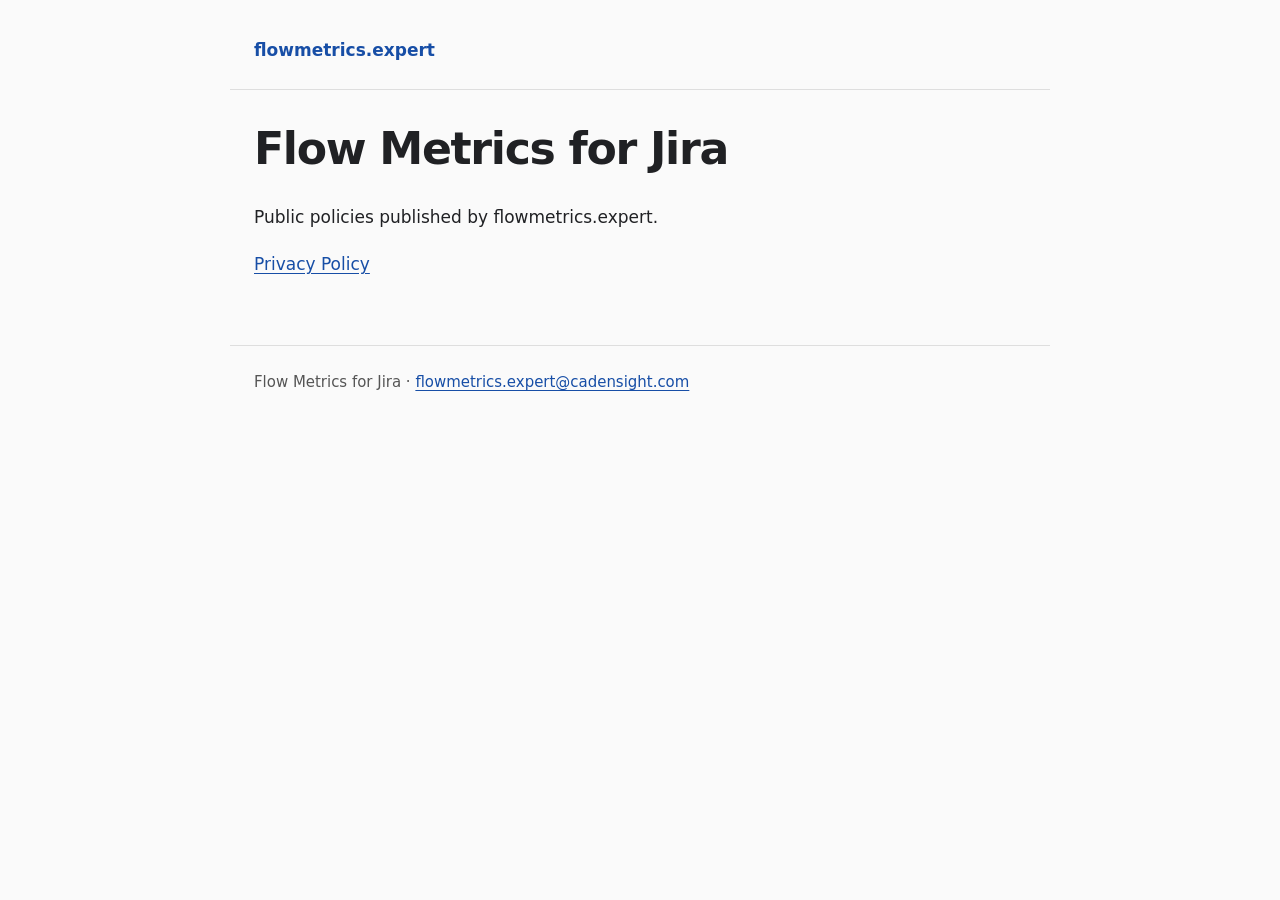
<file: index.html>
<!doctype html>
<html lang="en">
<head>
<meta charset="utf-8">
<meta name="viewport" content="width=device-width, initial-scale=1">
<meta name="description" content="Privacy policy for Flow Metrics for Jira, published by flowmetrics.expert.">
<meta name="referrer" content="no-referrer">
<title>Flow Metrics for Jira — Policies</title>
<link rel="canonical" href="https://valerian-capt.github.io/flow-metrics-policies/">
<link rel="stylesheet" href="./styles.css">
</head>
<body>
<header><a href="./">flowmetrics.expert</a></header>
<main><h1>Flow Metrics for Jira</h1><p>Public policies published by flowmetrics.expert.</p><p><a href="privacy/">Privacy Policy</a></p></main>
<footer>Flow Metrics for Jira · <a href="mailto:flowmetrics.expert@cadensight.com">flowmetrics.expert@cadensight.com</a></footer>
</body>
</html>
</file>
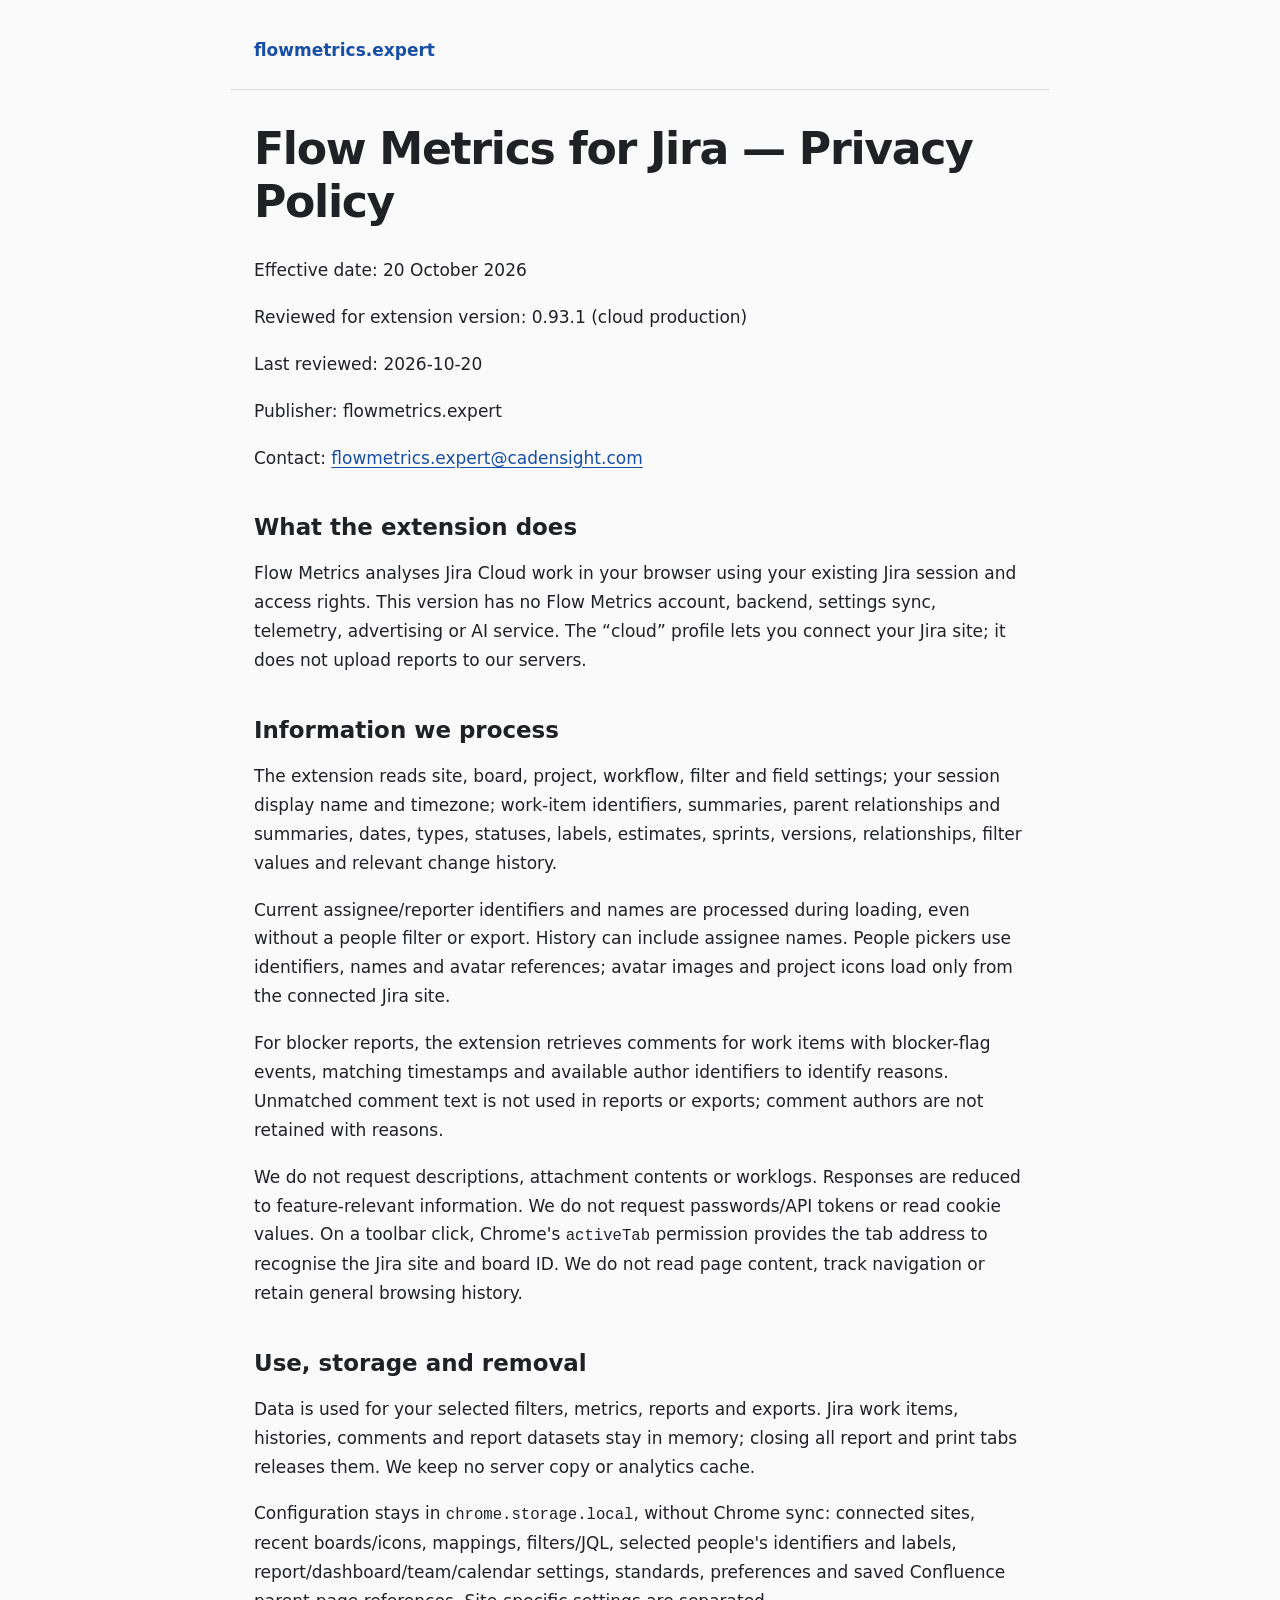
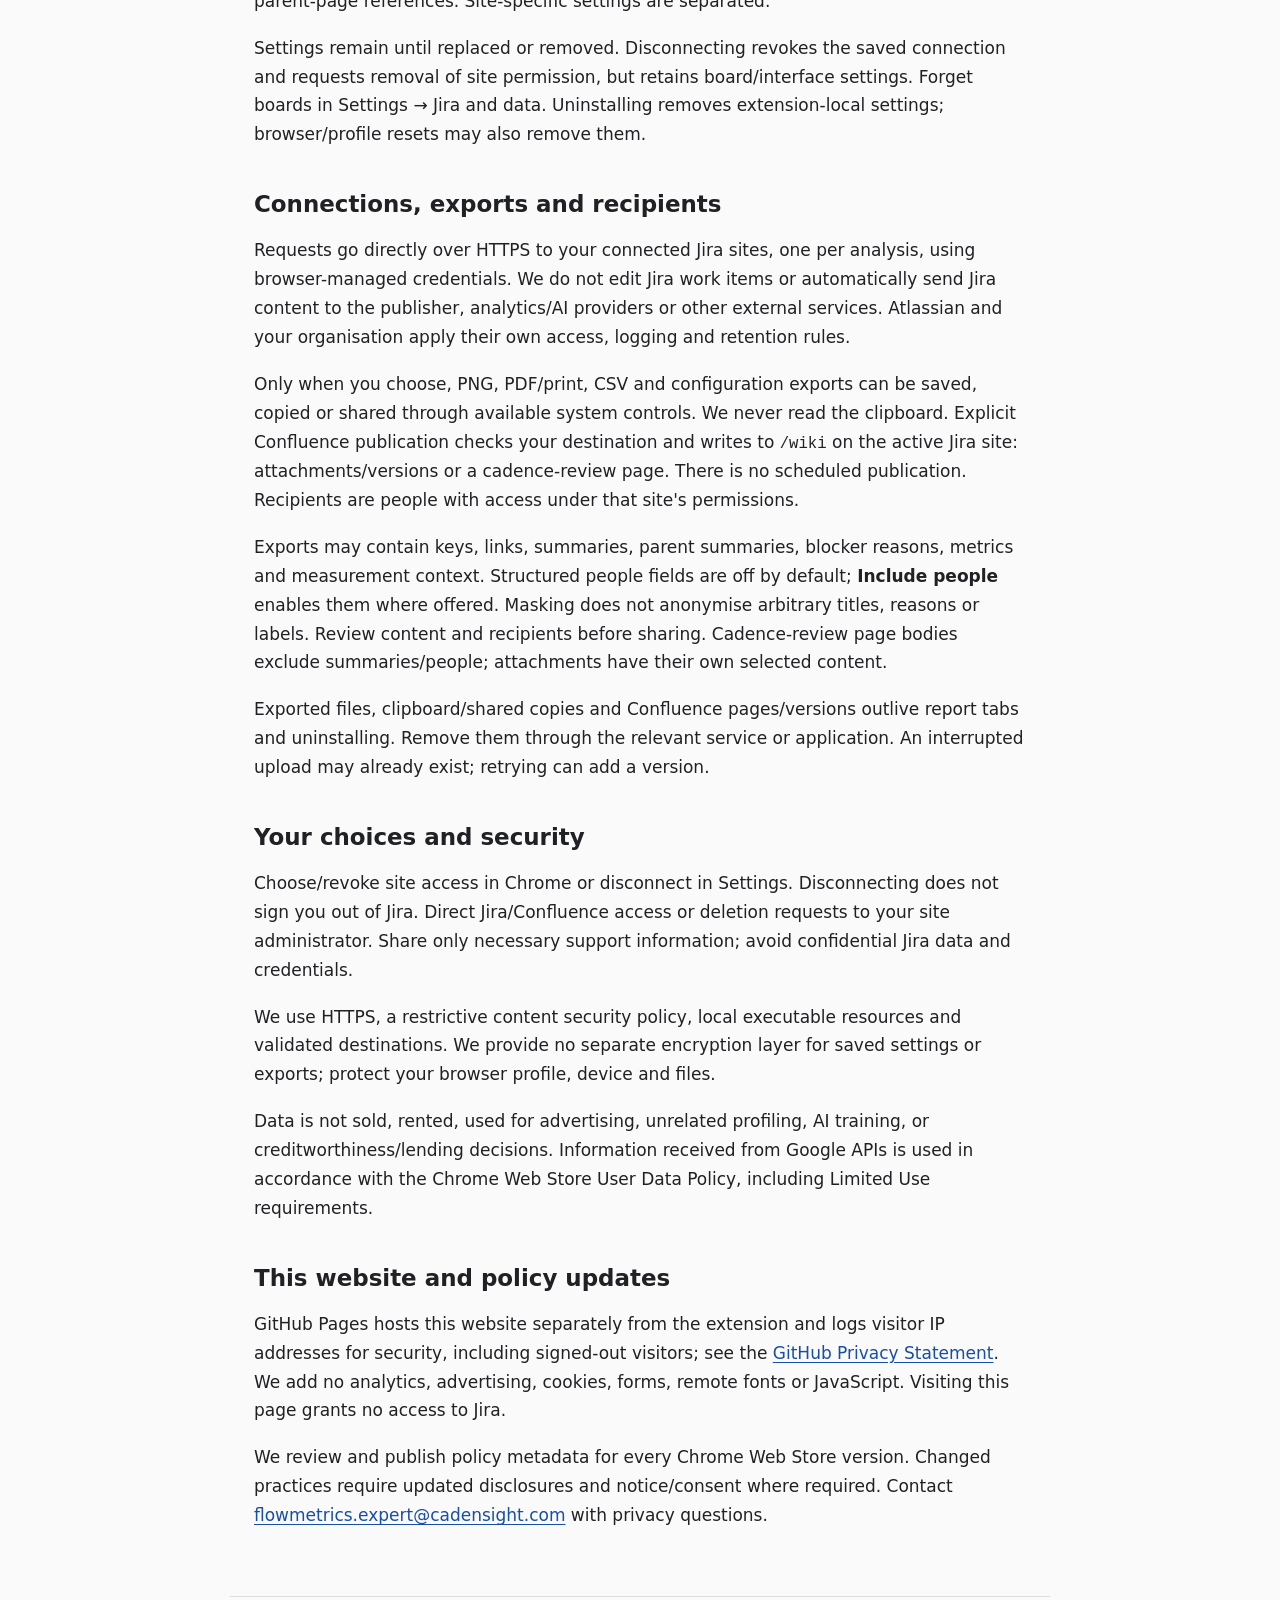
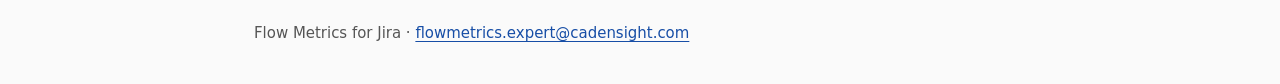
<file: privacy/index.html>
<!doctype html>
<html lang="en">
<head>
<meta charset="utf-8">
<meta name="viewport" content="width=device-width, initial-scale=1">
<meta name="description" content="Privacy policy for Flow Metrics for Jira, published by flowmetrics.expert.">
<meta name="referrer" content="no-referrer">
<title>Privacy Policy — Flow Metrics for Jira</title>
<link rel="canonical" href="https://valerian-capt.github.io/flow-metrics-policies/privacy/">
<link rel="stylesheet" href="../styles.css">
</head>
<body>
<header><a href="../">flowmetrics.expert</a></header>
<main><h1>Flow Metrics for Jira — Privacy Policy</h1>
<p>Effective date: 20 October 2026</p>
<p>Reviewed for extension version: 0.93.1 (cloud production)</p>
<p>Last reviewed: 2026-10-20</p>
<p>Publisher: flowmetrics.expert</p>
<p>Contact: <a href="mailto:flowmetrics.expert@cadensight.com">flowmetrics.expert@cadensight.com</a></p>
<h2>What the extension does</h2>
<p>Flow Metrics analyses Jira Cloud work in your browser using your existing Jira session and access rights. This version has no Flow Metrics account, backend, settings sync, telemetry, advertising or AI service. The “cloud” profile lets you connect your Jira site; it does not upload reports to our servers.</p>
<h2>Information we process</h2>
<p>The extension reads site, board, project, workflow, filter and field settings; your session display name and timezone; work-item identifiers, summaries, parent relationships and summaries, dates, types, statuses, labels, estimates, sprints, versions, relationships, filter values and relevant change history.</p>
<p>Current assignee/reporter identifiers and names are processed during loading, even without a people filter or export. History can include assignee names. People pickers use identifiers, names and avatar references; avatar images and project icons load only from the connected Jira site.</p>
<p>For blocker reports, the extension retrieves comments for work items with blocker-flag events, matching timestamps and available author identifiers to identify reasons. Unmatched comment text is not used in reports or exports; comment authors are not retained with reasons.</p>
<p>We do not request descriptions, attachment contents or worklogs. Responses are reduced to feature-relevant information. We do not request passwords/API tokens or read cookie values. On a toolbar click, Chrome&#x27;s <code>activeTab</code> permission provides the tab address to recognise the Jira site and board ID. We do not read page content, track navigation or retain general browsing history.</p>
<h2>Use, storage and removal</h2>
<p>Data is used for your selected filters, metrics, reports and exports. Jira work items, histories, comments and report datasets stay in memory; closing all report and print tabs releases them. We keep no server copy or analytics cache.</p>
<p>Configuration stays in <code>chrome.storage.local</code>, without Chrome sync: connected sites, recent boards/icons, mappings, filters/JQL, selected people&#x27;s identifiers and labels, report/dashboard/team/calendar settings, standards, preferences and saved Confluence parent-page references. Site-specific settings are separated.</p>
<p>Settings remain until replaced or removed. Disconnecting revokes the saved connection and requests removal of site permission, but retains board/interface settings. Forget boards in Settings → Jira and data. Uninstalling removes extension-local settings; browser/profile resets may also remove them.</p>
<h2>Connections, exports and recipients</h2>
<p>Requests go directly over HTTPS to your connected Jira sites, one per analysis, using browser-managed credentials. We do not edit Jira work items or automatically send Jira content to the publisher, analytics/AI providers or other external services. Atlassian and your organisation apply their own access, logging and retention rules.</p>
<p>Only when you choose, PNG, PDF/print, CSV and configuration exports can be saved, copied or shared through available system controls. We never read the clipboard. Explicit Confluence publication checks your destination and writes to <code>/wiki</code> on the active Jira site: attachments/versions or a cadence-review page. There is no scheduled publication. Recipients are people with access under that site&#x27;s permissions.</p>
<p>Exports may contain keys, links, summaries, parent summaries, blocker reasons, metrics and measurement context. Structured people fields are off by default; <strong>Include people</strong> enables them where offered. Masking does not anonymise arbitrary titles, reasons or labels. Review content and recipients before sharing. Cadence-review page bodies exclude summaries/people; attachments have their own selected content.</p>
<p>Exported files, clipboard/shared copies and Confluence pages/versions outlive report tabs and uninstalling. Remove them through the relevant service or application. An interrupted upload may already exist; retrying can add a version.</p>
<h2>Your choices and security</h2>
<p>Choose/revoke site access in Chrome or disconnect in Settings. Disconnecting does not sign you out of Jira. Direct Jira/Confluence access or deletion requests to your site administrator. Share only necessary support information; avoid confidential Jira data and credentials.</p>
<p>We use HTTPS, a restrictive content security policy, local executable resources and validated destinations. We provide no separate encryption layer for saved settings or exports; protect your browser profile, device and files.</p>
<p>Data is not sold, rented, used for advertising, unrelated profiling, AI training, or creditworthiness/lending decisions. Information received from Google APIs is used in accordance with the Chrome Web Store User Data Policy, including Limited Use requirements.</p>
<h2>This website and policy updates</h2>
<p>GitHub Pages hosts this website separately from the extension and logs visitor IP addresses for security, including signed-out visitors; see the <a href="https://docs.github.com/en/site-policy/privacy-policies/github-general-privacy-statement">GitHub Privacy Statement</a>. We add no analytics, advertising, cookies, forms, remote fonts or JavaScript. Visiting this page grants no access to Jira.</p>
<p>We review and publish policy metadata for every Chrome Web Store version. Changed practices require updated disclosures and notice/consent where required. Contact <a href="mailto:flowmetrics.expert@cadensight.com">flowmetrics.expert@cadensight.com</a> with privacy questions.</p></main>
<footer>Flow Metrics for Jira · <a href="mailto:flowmetrics.expert@cadensight.com">flowmetrics.expert@cadensight.com</a></footer>
</body>
</html>
</file>
<file: styles.css>
html{color-scheme:light;background:#fafafa;color:#202124;font:17px/1.7 system-ui,-apple-system,"Segoe UI",sans-serif}*{box-sizing:border-box}body{margin:0}header,main,footer{max-width:820px;margin:auto;padding:24px}header{padding-top:36px;border-bottom:1px solid #dedede}header a{font-weight:650;text-decoration:none}main{padding-top:32px;padding-bottom:48px}h1{font-size:clamp(1.8rem,5vw,2.6rem);line-height:1.2;letter-spacing:-.03em;margin:0 0 28px}h2{font-size:1.35rem;line-height:1.35;margin:40px 0 16px}p{margin:0 0 18px}ul{padding-left:24px}li{margin:0 0 12px}a{color:#174ea6;text-underline-offset:3px;overflow-wrap:anywhere}a:hover{text-decoration:underline}a:focus-visible{outline:3px solid #174ea6;outline-offset:4px}code{font-size:.92em;overflow-wrap:anywhere}footer{font-size:.88rem;color:#555;border-top:1px solid #dedede;padding-bottom:40px}@media(max-width:480px){header,main,footer{padding-left:20px;padding-right:20px}}@media print{html{background:white;color:black;font-size:11pt}header,main,footer{max-width:none;padding:12px 0}a{color:inherit}h2{break-after:avoid}li,p{orphans:3;widows:3}}
</file>
